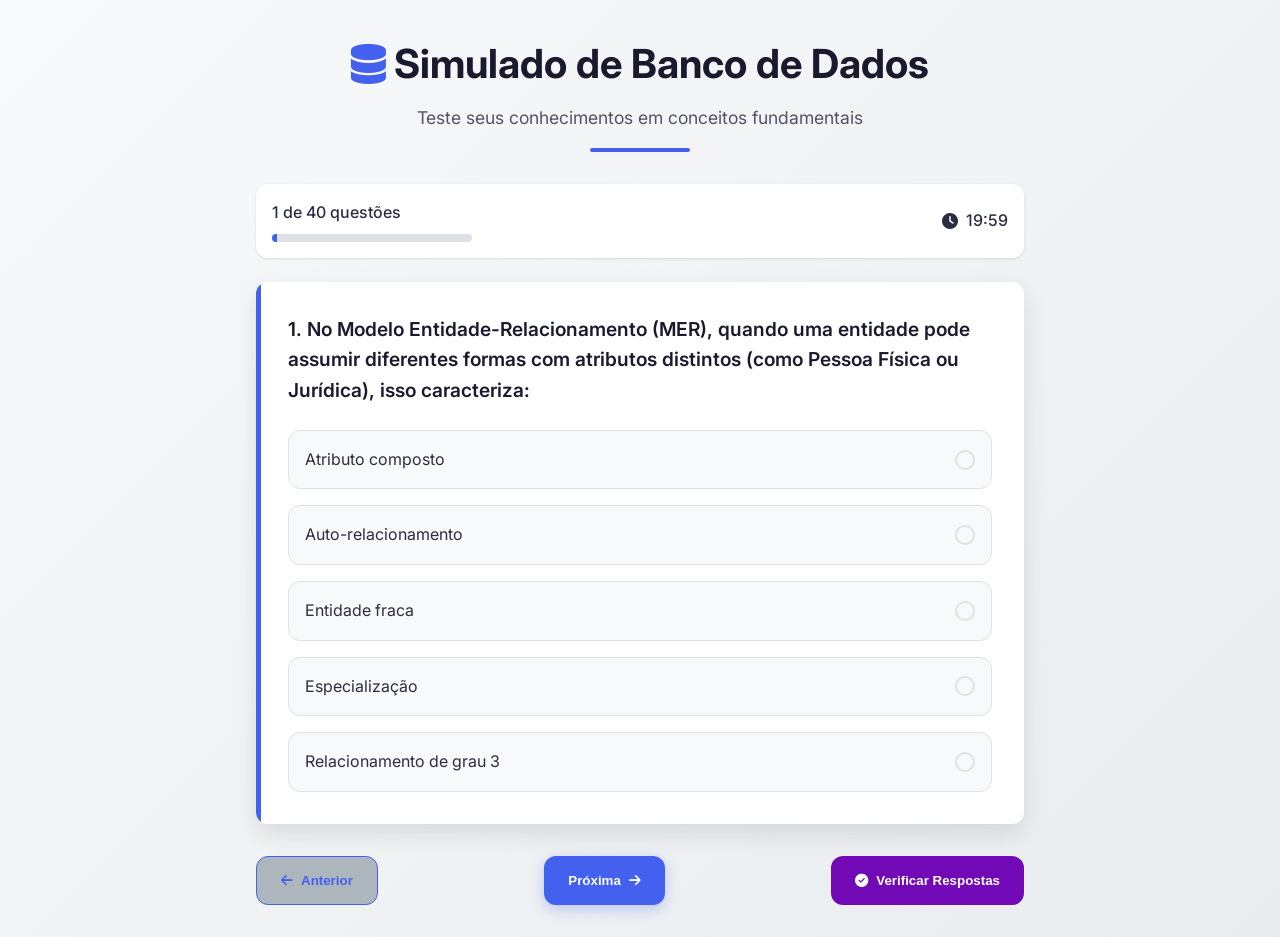
<file: Banco de Dados/index.html>
<!DOCTYPE html>
<html lang="pt-BR">
  <head>
    <meta charset="UTF-8" />
    <meta name="viewport" content="width=device-width, initial-scale=1.0" />
    <meta
      name="description"
      content="Simulado interativo de Banco de Dados para testar seus conhecimentos"
    />
    <!-- Meta Tags para Redes Sociais (Open Graph) -->
    <meta property="og:image" content="./image.png" />
    <meta property="og:image:width" content="1200" />
    <meta property="og:image:height" content="630" />
    <meta property="og:title" content="Simulado Interativo | Banco de Dados" />
    <meta
      property="og:description"
      content="Teste seus conhecimentos em Banco de Dados com este simulado interativo!"
    />

    <link rel="icon" href="https://img.icons8.com/3d-fluency/94/database.png" />
    <title>Simulado Interativo | Banco de Dados</title>

    <!-- Favicon -->
    <link rel="icon" href="assets/favicon.ico" type="image/x-icon" />

    <!-- Pré-conexão para melhor performance -->
    <link rel="preconnect" href="https://fonts.googleapis.com" />
    <link rel="preconnect" href="https://fonts.gstatic.com" crossorigin />

    <!-- Fontes do Google -->
    <link
      href="https://fonts.googleapis.com/css2?family=Inter:wght@400;500;600;700&display=swap"
      rel="stylesheet"
    />

    <!-- CSS -->
    <link rel="stylesheet" href="style.css" />

    <!-- Ícones -->
    <link
      rel="stylesheet"
      href="https://cdnjs.cloudflare.com/ajax/libs/font-awesome/6.4.0/css/all.min.css"
    />
  </head>
  <body>
    <header class="header">
      <div class="container">
        <h1 class="header__title">
          <i class="fas fa-database header__icon"></i>
          Simulado de Banco de Dados
        </h1>
        <p class="header__subtitle">
          Teste seus conhecimentos em conceitos fundamentais
        </p>
      </div>
    </header>

    <main class="main">
      <div class="container">
        <div class="quiz-info">
          <div class="quiz-progress">
            <span id="current-question">1</span> de
            <span id="total-questions">10</span> questões
            <div class="progress-bar">
              <div class="progress-fill" id="progress-fill"></div>
            </div>
          </div>
          <div class="quiz-timer">
            <i class="fas fa-clock"></i>
            <span id="timer">00:00</span>
          </div>
        </div>

        <div id="quiz-container" class="quiz-container"></div>

        <div class="quiz-actions">
          <button id="prev-btn" class="btn btn--secondary" disabled>
            <i class="fas fa-arrow-left"></i> Anterior
          </button>
          <button id="next-btn" class="btn btn--primary">
            Próxima <i class="fas fa-arrow-right"></i>
          </button>
          <button
            id="check-answers"
            class="btn btn--check"
            onclick="checkAnswers()"
          >
            <i class="fas fa-check-circle"></i> Verificar Respostas
          </button>
        </div>
      </div>
    </main>

    <!-- Modal de Resultados -->
    <div id="result-modal" class="modal">
      <div class="modal__content">
        <span class="modal__close">&times;</span>
        <h2 class="modal__title">Seu Resultado</h2>
        <div class="modal__body" id="result-content"></div>
        <button id="restart-quiz" class="btn btn--primary">
          Refazer Simulado
        </button>
      </div>
    </div>

    <!-- JavaScript -->
    <script src="script.js" defer></script>
  </body>
</html>
</file>
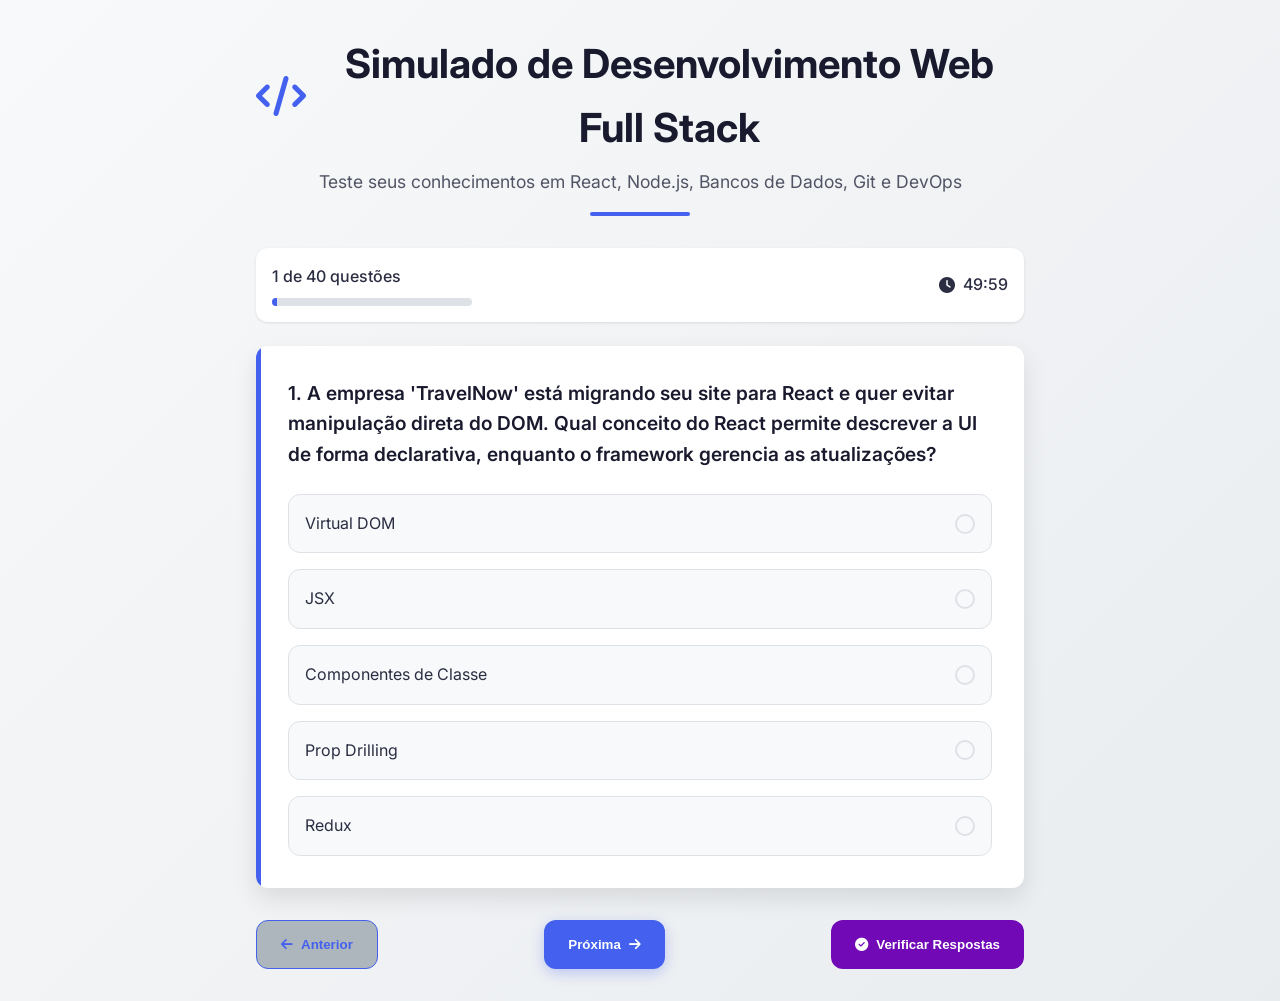
<file: Desenvolvimento Web Full Stack/index.html>
<!DOCTYPE html>
<html lang="pt-BR">
  <head>
    <meta charset="UTF-8" />
    <meta name="viewport" content="width=device-width, initial-scale=1.0" />
    <meta
      name="description"
      content="Simulado interativo de Desenvolvimento Web Full Stack para testar seus conhecimentos em Frontend, Backend, Bancos de Dados e DevOps"
    />
    <!-- Meta Tags para Redes Sociais (Open Graph) -->
    <meta property="og:image" content="./fullstack-image.png" />
    <meta property="og:image:width" content="1200" />
    <meta property="og:image:height" content="630" />
    <meta property="og:title" content="Simulado Interativo | Desenvolvimento Web Full Stack" />
    <meta
      property="og:description"
      content="Teste seus conhecimentos em React, Node.js, SQL, Git e outras tecnologias Full Stack com este simulado interativo!"
    />

    <link rel="icon" href="https://img.icons8.com/external-flaticons-flat-flat-icons/64/external-full-stack-computer-programming-flaticons-flat-flat-icons-2.png" />
    <title>Simulado Interativo | Desenvolvimento Web Full Stack</title>

    <!-- Favicon -->
    <link rel="icon" href="assets/favicon.ico" type="image/x-icon" />

    <!-- Pré-conexão para melhor performance -->
    <link rel="preconnect" href="https://fonts.googleapis.com" />
    <link rel="preconnect" href="https://fonts.gstatic.com" crossorigin />

    <!-- Fontes do Google -->
    <link
      href="https://fonts.googleapis.com/css2?family=Inter:wght@400;500;600;700&display=swap"
      rel="stylesheet"
    />

    <!-- CSS -->
    <link rel="stylesheet" href="style.css" />

    <!-- Ícones -->
    <link
      rel="stylesheet"
      href="https://cdnjs.cloudflare.com/ajax/libs/font-awesome/6.4.0/css/all.min.css"
    />
  </head>
  <body>
    <header class="header">
      <div class="container">
        <h1 class="header__title">
          <i class="fas fa-code header__icon"></i>
          Simulado de Desenvolvimento Web Full Stack
        </h1>
        <p class="header__subtitle">
          Teste seus conhecimentos em React, Node.js, Bancos de Dados, Git e DevOps
        </p>
      </div>
    </header>

    <main class="main">
      <div class="container">
        <div class="quiz-info">
          <div class="quiz-progress">
            <span id="current-question">1</span> de
            <span id="total-questions">20</span> questões
            <div class="progress-bar">
              <div class="progress-fill" id="progress-fill"></div>
            </div>
          </div>
          <div class="quiz-timer">
            <i class="fas fa-clock"></i>
            <span id="timer">00:00</span>
          </div>
        </div>

        <div id="quiz-container" class="quiz-container"></div>

        <div class="quiz-actions">
          <button id="prev-btn" class="btn btn--secondary" disabled>
            <i class="fas fa-arrow-left"></i> Anterior
          </button>
          <button id="next-btn" class="btn btn--primary">
            Próxima <i class="fas fa-arrow-right"></i>
          </button>
          <button
            id="check-answers"
            class="btn btn--check"
            onclick="checkAnswers()"
          >
            <i class="fas fa-check-circle"></i> Verificar Respostas
          </button>
        </div>
      </div>
    </main>

    <!-- Modal de Resultados -->
    <div id="result-modal" class="modal">
      <div class="modal__content">
        <span class="modal__close">&times;</span>
        <h2 class="modal__title">Seu Resultado</h2>
        <div class="modal__body" id="result-content"></div>
        <button id="restart-quiz" class="btn btn--primary">
          Refazer Simulado
        </button>
      </div>
    </div>

    <!-- JavaScript -->
    <script src="script.js" defer></script>
  </body>
</html>
</file>
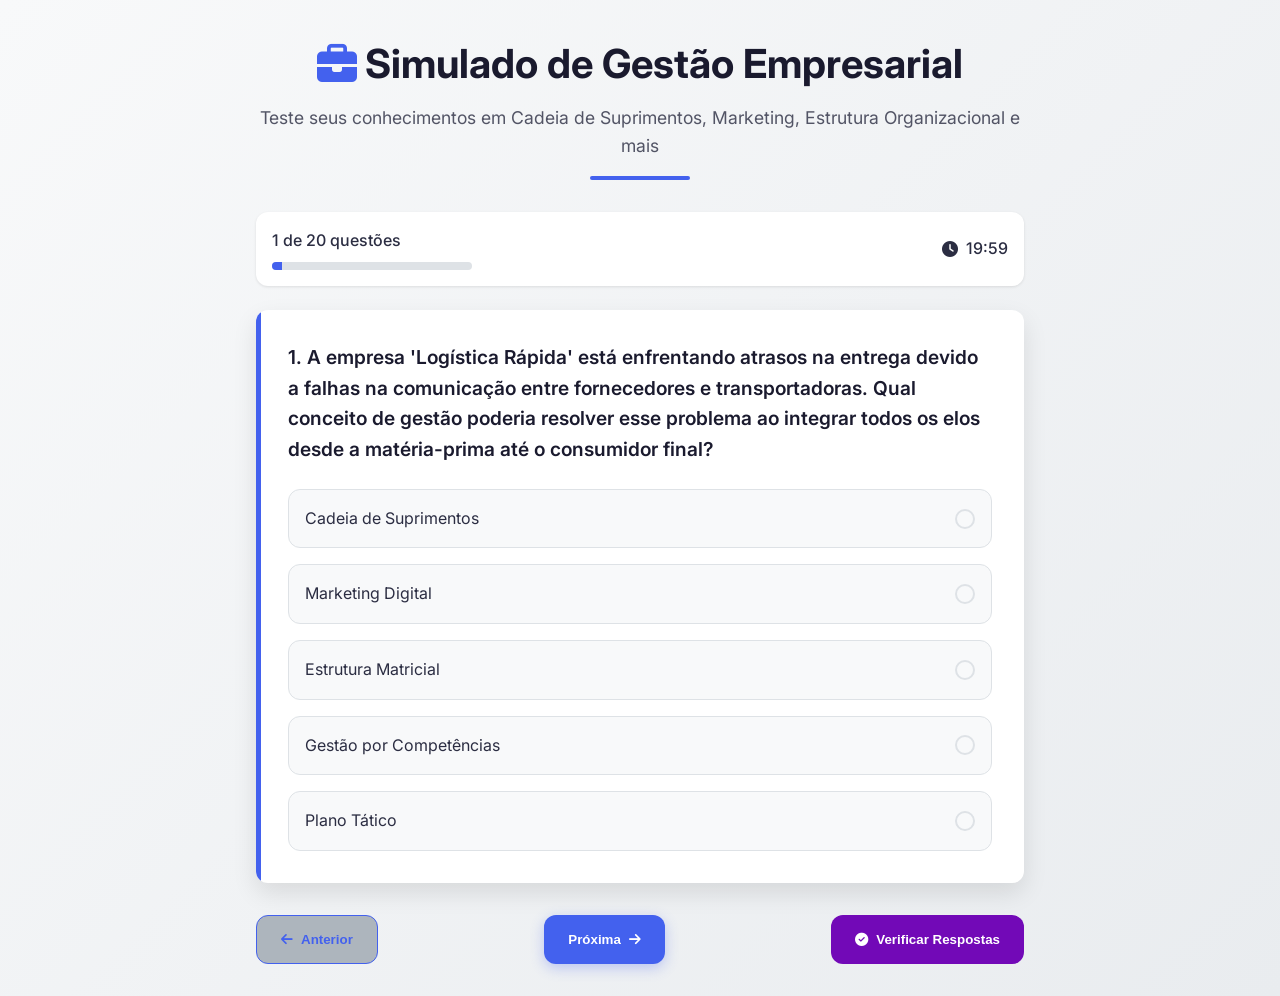
<file: Gestão Empresarial e Dinâmica das Organizações/index.html>
<!DOCTYPE html>
<html lang="pt-BR">
  <head>
    <meta charset="UTF-8" />
    <meta name="viewport" content="width=device-width, initial-scale=1.0" />
    <meta
      name="description"
      content="Simulado interativo de Gestão Empresarial para testar seus conhecimentos"
    />
    <!-- Meta Tags para Redes Sociais (Open Graph) -->
    <meta property="og:image" content="./image.png" />
    <meta property="og:image:width" content="1200" />
    <meta property="og:image:height" content="630" />
    <meta property="og:title" content="Simulado Interativo | Gestão Empresarial" />
    <meta
      property="og:description"
      content="Teste seus conhecimentos em Gestão Empresarial e Dinâmica das Organizações com este simulado interativo!"
    />

    <link rel="icon" href="https://img.icons8.com/3d-fluency/94/business.png" />
    <title>Simulado Interativo | Gestão Empresarial</title>

    <!-- Favicon -->
    <link rel="icon" href="assets/favicon.ico" type="image/x-icon" />

    <!-- Pré-conexão para melhor performance -->
    <link rel="preconnect" href="https://fonts.googleapis.com" />
    <link rel="preconnect" href="https://fonts.gstatic.com" crossorigin />

    <!-- Fontes do Google -->
    <link
      href="https://fonts.googleapis.com/css2?family=Inter:wght@400;500;600;700&display=swap"
      rel="stylesheet"
    />

    <!-- CSS -->
    <link rel="stylesheet" href="style.css" />

    <!-- Ícones -->
    <link
      rel="stylesheet"
      href="https://cdnjs.cloudflare.com/ajax/libs/font-awesome/6.4.0/css/all.min.css"
    />
  </head>
  <body>
    <header class="header">
      <div class="container">
        <h1 class="header__title">
          <i class="fas fa-briefcase header__icon"></i>
          Simulado de Gestão Empresarial
        </h1>
        <p class="header__subtitle">
          Teste seus conhecimentos em Cadeia de Suprimentos, Marketing, Estrutura Organizacional e mais
        </p>
      </div>
    </header>

    <main class="main">
      <div class="container">
        <div class="quiz-info">
          <div class="quiz-progress">
            <span id="current-question">1</span> de
            <span id="total-questions">10</span> questões
            <div class="progress-bar">
              <div class="progress-fill" id="progress-fill"></div>
            </div>
          </div>
          <div class="quiz-timer">
            <i class="fas fa-clock"></i>
            <span id="timer">00:00</span>
          </div>
        </div>

        <div id="quiz-container" class="quiz-container"></div>

        <div class="quiz-actions">
          <button id="prev-btn" class="btn btn--secondary" disabled>
            <i class="fas fa-arrow-left"></i> Anterior
          </button>
          <button id="next-btn" class="btn btn--primary">
            Próxima <i class="fas fa-arrow-right"></i>
          </button>
          <button
            id="check-answers"
            class="btn btn--check"
            onclick="checkAnswers()"
          >
            <i class="fas fa-check-circle"></i> Verificar Respostas
          </button>
        </div>
      </div>
    </main>

    <!-- Modal de Resultados -->
    <div id="result-modal" class="modal">
      <div class="modal__content">
        <span class="modal__close">&times;</span>
        <h2 class="modal__title">Seu Resultado</h2>
        <div class="modal__body" id="result-content"></div>
        <button id="restart-quiz" class="btn btn--primary">
          Refazer Simulado
        </button>
      </div>
    </div>

    <!-- JavaScript -->
    <script src="script.js" defer></script>
  </body>
</html>
</file>
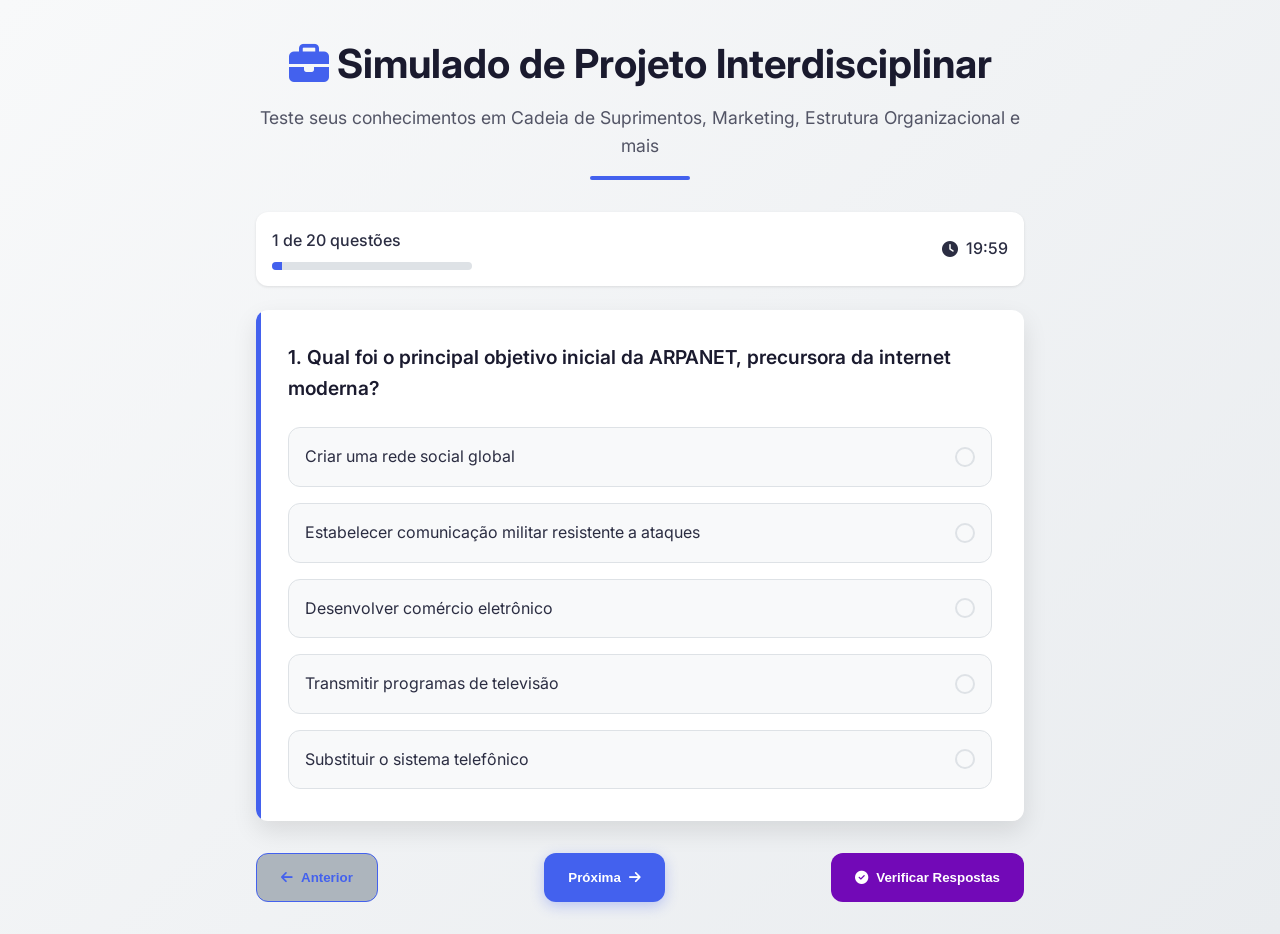
<file: Projeto Interdisciplinar/index.html>
<!DOCTYPE html>
<html lang="pt-BR">
  <head>
    <meta charset="UTF-8" />
    <meta name="viewport" content="width=device-width, initial-scale=1.0" />
    <meta
      name="description"
      content="Simulado interativo de Projeto Interdisciplinar para testar seus conhecimentos"
    />
    <!-- Meta Tags para Redes Sociais (Open Graph) -->
    <meta property="og:image" content="./image.png" />
    <meta property="og:image:width" content="1200" />
    <meta property="og:image:height" content="630" />
    <meta property="og:title" content="Simulado Interativo | Projeto Interdisciplinar" />
    <meta
      property="og:description"
      content="Teste seus conhecimentos em Projeto Interdisciplinar e Dinâmica das Organizações com este simulado interativo!"
    />

    <link rel="icon" href="https://img.icons8.com/3d-fluency/94/business.png" />
    <title>Simulado Interativo | Projeto Interdisciplinar</title>

    <!-- Favicon -->
    <link rel="icon" href="assets/favicon.ico" type="image/x-icon" />

    <!-- Pré-conexão para melhor performance -->
    <link rel="preconnect" href="https://fonts.googleapis.com" />
    <link rel="preconnect" href="https://fonts.gstatic.com" crossorigin />

    <!-- Fontes do Google -->
    <link
      href="https://fonts.googleapis.com/css2?family=Inter:wght@400;500;600;700&display=swap"
      rel="stylesheet"
    />

    <!-- CSS -->
    <link rel="stylesheet" href="style.css" />

    <!-- Ícones -->
    <link
      rel="stylesheet"
      href="https://cdnjs.cloudflare.com/ajax/libs/font-awesome/6.4.0/css/all.min.css"
    />
  </head>
  <body>
    <header class="header">
      <div class="container">
        <h1 class="header__title">
          <i class="fas fa-briefcase header__icon"></i>
          Simulado de Projeto Interdisciplinar
        </h1>
        <p class="header__subtitle">
          Teste seus conhecimentos em Cadeia de Suprimentos, Marketing, Estrutura Organizacional e mais
        </p>
      </div>
    </header>

    <main class="main">
      <div class="container">
        <div class="quiz-info">
          <div class="quiz-progress">
            <span id="current-question">1</span> de
            <span id="total-questions">10</span> questões
            <div class="progress-bar">
              <div class="progress-fill" id="progress-fill"></div>
            </div>
          </div>
          <div class="quiz-timer">
            <i class="fas fa-clock"></i>
            <span id="timer">00:00</span>
          </div>
        </div>

        <div id="quiz-container" class="quiz-container"></div>

        <div class="quiz-actions">
          <button id="prev-btn" class="btn btn--secondary" disabled>
            <i class="fas fa-arrow-left"></i> Anterior
          </button>
          <button id="next-btn" class="btn btn--primary">
            Próxima <i class="fas fa-arrow-right"></i>
          </button>
          <button
            id="check-answers"
            class="btn btn--check"
            onclick="checkAnswers()"
          >
            <i class="fas fa-check-circle"></i> Verificar Respostas
          </button>
        </div>
      </div>
    </main>

    <!-- Modal de Resultados -->
    <div id="result-modal" class="modal">
      <div class="modal__content">
        <span class="modal__close">&times;</span>
        <h2 class="modal__title">Seu Resultado</h2>
        <div class="modal__body" id="result-content"></div>
        <button id="restart-quiz" class="btn btn--primary">
          Refazer Simulado
        </button>
      </div>
    </div>

    <!-- JavaScript -->
    <script src="script.js" defer></script>
  </body>
</html>
</file>
<file: Banco de Dados/style.css>
:root {
  /* Cores base */
  --primary-color: #4361ee;
  --primary-hover: #3a56d4;
  --secondary-color: #7209b7;
  --text-color: #2b2d42;
  --heading-color: #1a1a2e;
  --light-text: #f8f9fa;
  
  /* Cores de fundo */
  --bg-gradient-start: #f8f9fa;
  --bg-gradient-end: #e9ecef;
  --card-bg: #ffffff;
  --option-bg: #f8f9fa;
  --option-hover: #e9ecef;
  
  /* Cores de estado */
  --correct-color: #4cc9f0;
  --incorrect-color: #f72585;
  --warning-color: #f8961e;
  --disabled-color: #adb5bd;
  
  /* Bordas e sombras */
  --border-color: #dee2e6;
  --border-radius: 12px;
  --shadow-sm: 0 1px 3px rgba(0, 0, 0, 0.1);
  --shadow-md: 0 4px 6px rgba(0, 0, 0, 0.1);
  --shadow-lg: 0 10px 25px rgba(0, 0, 0, 0.1);
  
  /* Transições */
  --transition-base: all 0.3s cubic-bezier(0.4, 0, 0.2, 1);
  --transition-transform: transform 0.2s ease;
  
  /* Espaçamentos */
  --space-sm: 0.5rem;
  --space-md: 1rem;
  --space-lg: 1.5rem;
  --space-xl: 2rem;
}

/* Reset e estilos base */
* {
  box-sizing: border-box;
  margin: 0;
  padding: 0;
}

body {
  font-family: 'Inter', -apple-system, BlinkMacSystemFont, 'Segoe UI', Roboto, 
               Oxygen, Ubuntu, Cantarell, sans-serif;
  background: linear-gradient(135deg, var(--bg-gradient-start), var(--bg-gradient-end));
  color: var(--text-color);
  line-height: 1.6;
  min-height: 100vh;
  padding: var(--space-xl);
}

/* Container principal */
.container {
  max-width: 800px;
  margin: 0 auto;
  padding: 0 var(--space-md);
}

/* Cabeçalho */
.header {
  text-align: center;
  margin-bottom: var(--space-xl);
  position: relative;
}

.header__title {
  font-size: 2.5rem;
  color: var(--heading-color);
  font-weight: 700;
  margin-bottom: var(--space-sm);
  display: flex;
  align-items: center;
  justify-content: center;
  gap: var(--space-sm);
}

.header__icon {
  color: var(--primary-color);
}

.header__subtitle {
  font-size: 1.1rem;
  color: var(--text-color);
  opacity: 0.8;
}

.header::after {
  content: '';
  display: block;
  width: 100px;
  height: 4px;
  background: var(--primary-color);
  margin: var(--space-md) auto 0;
  border-radius: 2px;
}

/* Informações do quiz */
.quiz-info {
  display: flex;
  justify-content: space-between;
  align-items: center;
  margin-bottom: var(--space-lg);
  background: var(--card-bg);
  padding: var(--space-md);
  border-radius: var(--border-radius);
  box-shadow: var(--shadow-sm);
}

.quiz-progress {
  font-weight: 500;
}

.progress-bar {
  width: 200px;
  height: 8px;
  background: var(--border-color);
  border-radius: 4px;
  margin-top: var(--space-sm);
  overflow: hidden;
}

.progress-fill {
  height: 100%;
  background: var(--primary-color);
  width: 0%;
  transition: width 0.3s ease;
}

.quiz-timer {
  display: flex;
  align-items: center;
  gap: var(--space-sm);
  font-weight: 500;
}

.quiz-timer.warning {
  color: var(--warning-color);
}

/* Card de questão */
.question {
  background: var(--card-bg);
  padding: var(--space-xl);
  margin-bottom: var(--space-lg);
  border-radius: var(--border-radius);
  box-shadow: var(--shadow-lg);
  transition: var(--transition-base);
  position: relative;
  overflow: hidden;
}

.question::before {
  content: '';
  position: absolute;
  top: 0;
  left: 0;
  width: 5px;
  height: 100%;
  background: var(--primary-color);
  transition: var(--transition-base);
}

.question:hover::before {
  width: 8px;
}

.question p {
  font-size: 1.2rem;
  font-weight: 600;
  margin-bottom: var(--space-lg);
  color: var(--heading-color);
}

/* Opções de resposta */
.options {
  display: flex;
  flex-direction: column;
  gap: var(--space-md);
}

.option {
  display: flex;
  align-items: center;
  background-color: var(--option-bg);
  border: 1px solid var(--border-color);
  border-radius: var(--border-radius);
  padding: var(--space-md);
  cursor: pointer;
  transition: var(--transition-base);
  position: relative;
}

.option:hover {
  background-color: var(--option-hover);
  transform: translateX(5px);
}

.option.selected {
  border-color: var(--primary-color);
  background-color: rgba(67, 97, 238, 0.05);
}

.option.correct-answer {
  border-color: var(--correct-color);
  background-color: rgba(76, 201, 240, 0.05);
}

.option-text {
  flex: 1;
}

.checkmark {
  display: inline-block;
  width: 20px;
  height: 20px;
  border: 2px solid var(--border-color);
  border-radius: 50%;
  margin-left: var(--space-md);
  position: relative;
}

.option.selected .checkmark {
  border-color: var(--primary-color);
  background-color: var(--primary-color);
}

.option.selected .checkmark::after {
  content: '';
  position: absolute;
  top: 50%;
  left: 50%;
  transform: translate(-50%, -50%);
  width: 10px;
  height: 10px;
  background: white;
  border-radius: 50%;
}

.option input[type="radio"] {
  position: absolute;
  opacity: 0;
  cursor: pointer;
}

/* Feedback e explicações */
.feedback {
  margin-top: var(--space-lg);
  font-weight: 600;
  padding: var(--space-md);
  border-radius: var(--border-radius);
  animation: fadeIn 0.4s ease-out;
}

.feedback.correct {
  background-color: rgba(76, 201, 240, 0.1);
  color: var(--correct-color);
}

.feedback.incorrect {
  background-color: rgba(247, 37, 133, 0.1);
  color: var(--incorrect-color);
}

.explanation {
  margin-top: var(--space-md);
  padding: var(--space-md);
  background-color: rgba(248, 249, 250, 0.8);
  border-left: 3px solid var(--primary-color);
  border-radius: 0 var(--border-radius) var(--border-radius) 0;
  font-size: 0.95rem;
  line-height: 1.5;
}

/* Botões */
.btn {
  display: inline-flex;
  align-items: center;
  justify-content: center;
  gap: var(--space-sm);
  padding: var(--space-md) var(--space-lg);
  border: none;
  border-radius: var(--border-radius);
  font-weight: 600;
  cursor: pointer;
  transition: var(--transition-base);
  text-align: center;
}

.btn--primary {
  background-color: var(--primary-color);
  color: white;
  box-shadow: 0 4px 14px rgba(67, 97, 238, 0.3);
}

.btn--primary:hover {
  background-color: var(--primary-hover);
  transform: translateY(-3px);
  box-shadow: 0 7px 20px rgba(67, 97, 238, 0.4);
}

.btn--secondary {
  background-color: white;
  color: var(--primary-color);
  border: 1px solid var(--primary-color);
}

.btn--secondary:hover {
  background-color: var(--option-hover);
}

.btn--check {
  background-color: var(--secondary-color);
  color: white;
}

.btn--check:hover {
  background-color: #5e08a0;
  transform: translateY(-3px);
}

.btn:disabled {
  background-color: var(--disabled-color);
  cursor: not-allowed;
  transform: none !important;
}

.quiz-actions {
  display: flex;
  justify-content: space-between;
  gap: var(--space-md);
  margin-top: var(--space-xl);
}

/* Modal de resultados */
.modal {
  display: none;
  position: fixed;
  top: 0;
  left: 0;
  width: 100%;
  height: 100%;
  background-color: rgba(0, 0, 0, 0.5);
  z-index: 100;
  overflow-y: auto;
}

.modal__content {
  background-color: var(--card-bg);
  margin: 5% auto;
  padding: var(--space-xl);
  border-radius: var(--border-radius);
  max-width: 700px;
  width: 90%;
  box-shadow: var(--shadow-lg);
  position: relative;
}

.modal__close {
  position: absolute;
  top: var(--space-md);
  right: var(--space-md);
  font-size: 1.5rem;
  cursor: pointer;
  color: var(--text-color);
  transition: var(--transition-base);
}

.modal__close:hover {
  color: var(--incorrect-color);
}

.modal__title {
  margin-bottom: var(--space-lg);
  color: var(--heading-color);
}

/* Resultados */
.result-summary {
  text-align: center;
  margin-bottom: var(--space-xl);
}

.score-circle {
  width: 150px;
  height: 150px;
  border-radius: 50%;
  background: conic-gradient(var(--primary-color) calc(var(--percentage) * 1%), #e9ecef 0);
  display: flex;
  align-items: center;
  justify-content: center;
  margin: var(--space-lg) auto;
  position: relative;
}

.score-circle::before {
  content: '';
  position: absolute;
  width: 120px;
  height: 120px;
  background: var(--card-bg);
  border-radius: 50%;
}

.score-circle span {
  font-size: 2rem;
  font-weight: 700;
  color: var(--heading-color);
  z-index: 1;
}

.result-details {
  margin-top: var(--space-xl);
}

.result-details ul {
  list-style: none;
}

.result-details li {
  padding: var(--space-md);
  margin-bottom: var(--space-md);
  border-radius: var(--border-radius);
  background: var(--option-bg);
}

.result-details li.correct {
  border-left: 4px solid var(--correct-color);
}

.result-details li.incorrect {
  border-left: 4px solid var(--incorrect-color);
}

.user-answer, .correct-answer {
  margin-top: var(--space-sm);
  font-size: 0.95rem;
}

.user-answer {
  color: var(--text-color);
}

.correct-answer {
  color: var(--correct-color);
  font-weight: 500;
}

/* Animações */
@keyframes fadeIn {
  from {
    opacity: 0;
    transform: translateY(10px);
  }
  to {
    opacity: 1;
    transform: translateY(0);
  }
}

@keyframes pulse {
  0% { transform: scale(1); }
  50% { transform: scale(1.05); }
  100% { transform: scale(1); }
}

/* Responsividade */
@media (max-width: 768px) {
  body {
    padding: var(--space-md);
  }
  
  .header__title {
    font-size: 2rem;
  }
  
  .question {
    padding: var(--space-lg);
  }
  
  .quiz-info {
    flex-direction: column;
    gap: var(--space-md);
    text-align: center;
  }
  
  .progress-bar {
    width: 100%;
  }
  
  .quiz-actions {
    flex-direction: column;
  }
  
  .btn {
    width: 100%;
  }
  
  .modal__content {
    padding: var(--space-lg);
  }
}
</file>
<file: Desenvolvimento Web Full Stack/style.css>
:root {
  /* Cores base */
  --primary-color: #4361ee;
  --primary-hover: #3a56d4;
  --secondary-color: #7209b7;
  --text-color: #2b2d42;
  --heading-color: #1a1a2e;
  --light-text: #f8f9fa;
  
  /* Cores de fundo */
  --bg-gradient-start: #f8f9fa;
  --bg-gradient-end: #e9ecef;
  --card-bg: #ffffff;
  --option-bg: #f8f9fa;
  --option-hover: #e9ecef;
  
  /* Cores de estado */
  --correct-color: #4cc9f0;
  --incorrect-color: #f72585;
  --warning-color: #f8961e;
  --disabled-color: #adb5bd;
  
  /* Bordas e sombras */
  --border-color: #dee2e6;
  --border-radius: 12px;
  --shadow-sm: 0 1px 3px rgba(0, 0, 0, 0.1);
  --shadow-md: 0 4px 6px rgba(0, 0, 0, 0.1);
  --shadow-lg: 0 10px 25px rgba(0, 0, 0, 0.1);
  
  /* Transições */
  --transition-base: all 0.3s cubic-bezier(0.4, 0, 0.2, 1);
  --transition-transform: transform 0.2s ease;
  
  /* Espaçamentos */
  --space-sm: 0.5rem;
  --space-md: 1rem;
  --space-lg: 1.5rem;
  --space-xl: 2rem;
}

/* Reset e estilos base */
* {
  box-sizing: border-box;
  margin: 0;
  padding: 0;
}

body {
  font-family: 'Inter', -apple-system, BlinkMacSystemFont, 'Segoe UI', Roboto, 
               Oxygen, Ubuntu, Cantarell, sans-serif;
  background: linear-gradient(135deg, var(--bg-gradient-start), var(--bg-gradient-end));
  color: var(--text-color);
  line-height: 1.6;
  min-height: 100vh;
  padding: var(--space-xl);
}

/* Container principal */
.container {
  max-width: 800px;
  margin: 0 auto;
  padding: 0 var(--space-md);
}

/* Cabeçalho */
.header {
  text-align: center;
  margin-bottom: var(--space-xl);
  position: relative;
}

.header__title {
  font-size: 2.5rem;
  color: var(--heading-color);
  font-weight: 700;
  margin-bottom: var(--space-sm);
  display: flex;
  align-items: center;
  justify-content: center;
  gap: var(--space-sm);
}

.header__icon {
  color: var(--primary-color);
}

.header__subtitle {
  font-size: 1.1rem;
  color: var(--text-color);
  opacity: 0.8;
}

.header::after {
  content: '';
  display: block;
  width: 100px;
  height: 4px;
  background: var(--primary-color);
  margin: var(--space-md) auto 0;
  border-radius: 2px;
}

/* Informações do quiz */
.quiz-info {
  display: flex;
  justify-content: space-between;
  align-items: center;
  margin-bottom: var(--space-lg);
  background: var(--card-bg);
  padding: var(--space-md);
  border-radius: var(--border-radius);
  box-shadow: var(--shadow-sm);
}

.quiz-progress {
  font-weight: 500;
}

.progress-bar {
  width: 200px;
  height: 8px;
  background: var(--border-color);
  border-radius: 4px;
  margin-top: var(--space-sm);
  overflow: hidden;
}

.progress-fill {
  height: 100%;
  background: var(--primary-color);
  width: 0%;
  transition: width 0.3s ease;
}

.quiz-timer {
  display: flex;
  align-items: center;
  gap: var(--space-sm);
  font-weight: 500;
}

.quiz-timer.warning {
  color: var(--warning-color);
}

/* Card de questão */
.question {
  background: var(--card-bg);
  padding: var(--space-xl);
  margin-bottom: var(--space-lg);
  border-radius: var(--border-radius);
  box-shadow: var(--shadow-lg);
  transition: var(--transition-base);
  position: relative;
  overflow: hidden;
}

.question::before {
  content: '';
  position: absolute;
  top: 0;
  left: 0;
  width: 5px;
  height: 100%;
  background: var(--primary-color);
  transition: var(--transition-base);
}

.question:hover::before {
  width: 8px;
}

.question p {
  font-size: 1.2rem;
  font-weight: 600;
  margin-bottom: var(--space-lg);
  color: var(--heading-color);
}

/* Opções de resposta */
.options {
  display: flex;
  flex-direction: column;
  gap: var(--space-md);
}

.option {
  display: flex;
  align-items: center;
  background-color: var(--option-bg);
  border: 1px solid var(--border-color);
  border-radius: var(--border-radius);
  padding: var(--space-md);
  cursor: pointer;
  transition: var(--transition-base);
  position: relative;
}

.option:hover {
  background-color: var(--option-hover);
  transform: translateX(5px);
}

.option.selected {
  border-color: var(--primary-color);
  background-color: rgba(67, 97, 238, 0.05);
}

.option.correct-answer {
  border-color: var(--correct-color);
  background-color: rgba(76, 201, 240, 0.05);
}

.option-text {
  flex: 1;
}

.checkmark {
  display: inline-block;
  width: 20px;
  height: 20px;
  border: 2px solid var(--border-color);
  border-radius: 50%;
  margin-left: var(--space-md);
  position: relative;
}

.option.selected .checkmark {
  border-color: var(--primary-color);
  background-color: var(--primary-color);
}

.option.selected .checkmark::after {
  content: '';
  position: absolute;
  top: 50%;
  left: 50%;
  transform: translate(-50%, -50%);
  width: 10px;
  height: 10px;
  background: white;
  border-radius: 50%;
}

.option input[type="radio"] {
  position: absolute;
  opacity: 0;
  cursor: pointer;
}

/* Feedback e explicações */
.feedback {
  margin-top: var(--space-lg);
  font-weight: 600;
  padding: var(--space-md);
  border-radius: var(--border-radius);
  animation: fadeIn 0.4s ease-out;
}

.feedback.correct {
  background-color: rgba(76, 201, 240, 0.1);
  color: var(--correct-color);
}

.feedback.incorrect {
  background-color: rgba(247, 37, 133, 0.1);
  color: var(--incorrect-color);
}

.explanation {
  margin-top: var(--space-md);
  padding: var(--space-md);
  background-color: rgba(248, 249, 250, 0.8);
  border-left: 3px solid var(--primary-color);
  border-radius: 0 var(--border-radius) var(--border-radius) 0;
  font-size: 0.95rem;
  line-height: 1.5;
}

/* Botões */
.btn {
  display: inline-flex;
  align-items: center;
  justify-content: center;
  gap: var(--space-sm);
  padding: var(--space-md) var(--space-lg);
  border: none;
  border-radius: var(--border-radius);
  font-weight: 600;
  cursor: pointer;
  transition: var(--transition-base);
  text-align: center;
}

.btn--primary {
  background-color: var(--primary-color);
  color: white;
  box-shadow: 0 4px 14px rgba(67, 97, 238, 0.3);
}

.btn--primary:hover {
  background-color: var(--primary-hover);
  transform: translateY(-3px);
  box-shadow: 0 7px 20px rgba(67, 97, 238, 0.4);
}

.btn--secondary {
  background-color: white;
  color: var(--primary-color);
  border: 1px solid var(--primary-color);
}

.btn--secondary:hover {
  background-color: var(--option-hover);
}

.btn--check {
  background-color: var(--secondary-color);
  color: white;
}

.btn--check:hover {
  background-color: #5e08a0;
  transform: translateY(-3px);
}

.btn:disabled {
  background-color: var(--disabled-color);
  cursor: not-allowed;
  transform: none !important;
}

.quiz-actions {
  display: flex;
  justify-content: space-between;
  gap: var(--space-md);
  margin-top: var(--space-xl);
}

/* Modal de resultados */
.modal {
  display: none;
  position: fixed;
  top: 0;
  left: 0;
  width: 100%;
  height: 100%;
  background-color: rgba(0, 0, 0, 0.5);
  z-index: 100;
  overflow-y: auto;
}

.modal__content {
  background-color: var(--card-bg);
  margin: 5% auto;
  padding: var(--space-xl);
  border-radius: var(--border-radius);
  max-width: 700px;
  width: 90%;
  box-shadow: var(--shadow-lg);
  position: relative;
}

.modal__close {
  position: absolute;
  top: var(--space-md);
  right: var(--space-md);
  font-size: 1.5rem;
  cursor: pointer;
  color: var(--text-color);
  transition: var(--transition-base);
}

.modal__close:hover {
  color: var(--incorrect-color);
}

.modal__title {
  margin-bottom: var(--space-lg);
  color: var(--heading-color);
}

/* Resultados */
.result-summary {
  text-align: center;
  margin-bottom: var(--space-xl);
}

.score-circle {
  width: 150px;
  height: 150px;
  border-radius: 50%;
  background: conic-gradient(var(--primary-color) calc(var(--percentage) * 1%), #e9ecef 0);
  display: flex;
  align-items: center;
  justify-content: center;
  margin: var(--space-lg) auto;
  position: relative;
}

.score-circle::before {
  content: '';
  position: absolute;
  width: 120px;
  height: 120px;
  background: var(--card-bg);
  border-radius: 50%;
}

.score-circle span {
  font-size: 2rem;
  font-weight: 700;
  color: var(--heading-color);
  z-index: 1;
}

.result-details {
  margin-top: var(--space-xl);
}

.result-details ul {
  list-style: none;
}

.result-details li {
  padding: var(--space-md);
  margin-bottom: var(--space-md);
  border-radius: var(--border-radius);
  background: var(--option-bg);
}

.result-details li.correct {
  border-left: 4px solid var(--correct-color);
}

.result-details li.incorrect {
  border-left: 4px solid var(--incorrect-color);
}

.user-answer, .correct-answer {
  margin-top: var(--space-sm);
  font-size: 0.95rem;
}

.user-answer {
  color: var(--text-color);
}

.correct-answer {
  color: var(--correct-color);
  font-weight: 500;
}

/* Animações */
@keyframes fadeIn {
  from {
    opacity: 0;
    transform: translateY(10px);
  }
  to {
    opacity: 1;
    transform: translateY(0);
  }
}

@keyframes pulse {
  0% { transform: scale(1); }
  50% { transform: scale(1.05); }
  100% { transform: scale(1); }
}

/* Responsividade */
@media (max-width: 768px) {
  body {
    padding: var(--space-md);
  }
  
  .header__title {
    font-size: 2rem;
  }
  
  .question {
    padding: var(--space-lg);
  }
  
  .quiz-info {
    flex-direction: column;
    gap: var(--space-md);
    text-align: center;
  }
  
  .progress-bar {
    width: 100%;
  }
  
  .quiz-actions {
    flex-direction: column;
  }
  
  .btn {
    width: 100%;
  }
  
  .modal__content {
    padding: var(--space-lg);
  }
}
</file>
<file: Gestão Empresarial e Dinâmica das Organizações/style.css>
:root {
  /* Cores base */
  --primary-color: #4361ee;
  --primary-hover: #3a56d4;
  --secondary-color: #7209b7;
  --text-color: #2b2d42;
  --heading-color: #1a1a2e;
  --light-text: #f8f9fa;
  
  /* Cores de fundo */
  --bg-gradient-start: #f8f9fa;
  --bg-gradient-end: #e9ecef;
  --card-bg: #ffffff;
  --option-bg: #f8f9fa;
  --option-hover: #e9ecef;
  
  /* Cores de estado */
  --correct-color: #4cc9f0;
  --incorrect-color: #f72585;
  --warning-color: #f8961e;
  --disabled-color: #adb5bd;
  
  /* Bordas e sombras */
  --border-color: #dee2e6;
  --border-radius: 12px;
  --shadow-sm: 0 1px 3px rgba(0, 0, 0, 0.1);
  --shadow-md: 0 4px 6px rgba(0, 0, 0, 0.1);
  --shadow-lg: 0 10px 25px rgba(0, 0, 0, 0.1);
  
  /* Transições */
  --transition-base: all 0.3s cubic-bezier(0.4, 0, 0.2, 1);
  --transition-transform: transform 0.2s ease;
  
  /* Espaçamentos */
  --space-sm: 0.5rem;
  --space-md: 1rem;
  --space-lg: 1.5rem;
  --space-xl: 2rem;
}

/* Reset e estilos base */
* {
  box-sizing: border-box;
  margin: 0;
  padding: 0;
}

body {
  font-family: 'Inter', -apple-system, BlinkMacSystemFont, 'Segoe UI', Roboto, 
               Oxygen, Ubuntu, Cantarell, sans-serif;
  background: linear-gradient(135deg, var(--bg-gradient-start), var(--bg-gradient-end));
  color: var(--text-color);
  line-height: 1.6;
  min-height: 100vh;
  padding: var(--space-xl);
}

/* Container principal */
.container {
  max-width: 800px;
  margin: 0 auto;
  padding: 0 var(--space-md);
}

/* Cabeçalho */
.header {
  text-align: center;
  margin-bottom: var(--space-xl);
  position: relative;
}

.header__title {
  font-size: 2.5rem;
  color: var(--heading-color);
  font-weight: 700;
  margin-bottom: var(--space-sm);
  display: flex;
  align-items: center;
  justify-content: center;
  gap: var(--space-sm);
}

.header__icon {
  color: var(--primary-color);
}

.header__subtitle {
  font-size: 1.1rem;
  color: var(--text-color);
  opacity: 0.8;
}

.header::after {
  content: '';
  display: block;
  width: 100px;
  height: 4px;
  background: var(--primary-color);
  margin: var(--space-md) auto 0;
  border-radius: 2px;
}

/* Informações do quiz */
.quiz-info {
  display: flex;
  justify-content: space-between;
  align-items: center;
  margin-bottom: var(--space-lg);
  background: var(--card-bg);
  padding: var(--space-md);
  border-radius: var(--border-radius);
  box-shadow: var(--shadow-sm);
}

.quiz-progress {
  font-weight: 500;
}

.progress-bar {
  width: 200px;
  height: 8px;
  background: var(--border-color);
  border-radius: 4px;
  margin-top: var(--space-sm);
  overflow: hidden;
}

.progress-fill {
  height: 100%;
  background: var(--primary-color);
  width: 0%;
  transition: width 0.3s ease;
}

.quiz-timer {
  display: flex;
  align-items: center;
  gap: var(--space-sm);
  font-weight: 500;
}

.quiz-timer.warning {
  color: var(--warning-color);
}

/* Card de questão */
.question {
  background: var(--card-bg);
  padding: var(--space-xl);
  margin-bottom: var(--space-lg);
  border-radius: var(--border-radius);
  box-shadow: var(--shadow-lg);
  transition: var(--transition-base);
  position: relative;
  overflow: hidden;
}

.question::before {
  content: '';
  position: absolute;
  top: 0;
  left: 0;
  width: 5px;
  height: 100%;
  background: var(--primary-color);
  transition: var(--transition-base);
}

.question:hover::before {
  width: 8px;
}

.question p {
  font-size: 1.2rem;
  font-weight: 600;
  margin-bottom: var(--space-lg);
  color: var(--heading-color);
}

/* Opções de resposta */
.options {
  display: flex;
  flex-direction: column;
  gap: var(--space-md);
}

.option {
  display: flex;
  align-items: center;
  background-color: var(--option-bg);
  border: 1px solid var(--border-color);
  border-radius: var(--border-radius);
  padding: var(--space-md);
  cursor: pointer;
  transition: var(--transition-base);
  position: relative;
}

.option:hover {
  background-color: var(--option-hover);
  transform: translateX(5px);
}

.option.selected {
  border-color: var(--primary-color);
  background-color: rgba(67, 97, 238, 0.05);
}

.option.correct-answer {
  border-color: var(--correct-color);
  background-color: rgba(76, 201, 240, 0.05);
}

.option-text {
  flex: 1;
}

.checkmark {
  display: inline-block;
  width: 20px;
  height: 20px;
  border: 2px solid var(--border-color);
  border-radius: 50%;
  margin-left: var(--space-md);
  position: relative;
}

.option.selected .checkmark {
  border-color: var(--primary-color);
  background-color: var(--primary-color);
}

.option.selected .checkmark::after {
  content: '';
  position: absolute;
  top: 50%;
  left: 50%;
  transform: translate(-50%, -50%);
  width: 10px;
  height: 10px;
  background: white;
  border-radius: 50%;
}

.option input[type="radio"] {
  position: absolute;
  opacity: 0;
  cursor: pointer;
}

/* Feedback e explicações */
.feedback {
  margin-top: var(--space-lg);
  font-weight: 600;
  padding: var(--space-md);
  border-radius: var(--border-radius);
  animation: fadeIn 0.4s ease-out;
}

.feedback.correct {
  background-color: rgba(76, 201, 240, 0.1);
  color: var(--correct-color);
}

.feedback.incorrect {
  background-color: rgba(247, 37, 133, 0.1);
  color: var(--incorrect-color);
}

.explanation {
  margin-top: var(--space-md);
  padding: var(--space-md);
  background-color: rgba(248, 249, 250, 0.8);
  border-left: 3px solid var(--primary-color);
  border-radius: 0 var(--border-radius) var(--border-radius) 0;
  font-size: 0.95rem;
  line-height: 1.5;
}

/* Botões */
.btn {
  display: inline-flex;
  align-items: center;
  justify-content: center;
  gap: var(--space-sm);
  padding: var(--space-md) var(--space-lg);
  border: none;
  border-radius: var(--border-radius);
  font-weight: 600;
  cursor: pointer;
  transition: var(--transition-base);
  text-align: center;
}

.btn--primary {
  background-color: var(--primary-color);
  color: white;
  box-shadow: 0 4px 14px rgba(67, 97, 238, 0.3);
}

.btn--primary:hover {
  background-color: var(--primary-hover);
  transform: translateY(-3px);
  box-shadow: 0 7px 20px rgba(67, 97, 238, 0.4);
}

.btn--secondary {
  background-color: white;
  color: var(--primary-color);
  border: 1px solid var(--primary-color);
}

.btn--secondary:hover {
  background-color: var(--option-hover);
}

.btn--check {
  background-color: var(--secondary-color);
  color: white;
}

.btn--check:hover {
  background-color: #5e08a0;
  transform: translateY(-3px);
}

.btn:disabled {
  background-color: var(--disabled-color);
  cursor: not-allowed;
  transform: none !important;
}

.quiz-actions {
  display: flex;
  justify-content: space-between;
  gap: var(--space-md);
  margin-top: var(--space-xl);
}

/* Modal de resultados */
.modal {
  display: none;
  position: fixed;
  top: 0;
  left: 0;
  width: 100%;
  height: 100%;
  background-color: rgba(0, 0, 0, 0.5);
  z-index: 100;
  overflow-y: auto;
}

.modal__content {
  background-color: var(--card-bg);
  margin: 5% auto;
  padding: var(--space-xl);
  border-radius: var(--border-radius);
  max-width: 700px;
  width: 90%;
  box-shadow: var(--shadow-lg);
  position: relative;
}

.modal__close {
  position: absolute;
  top: var(--space-md);
  right: var(--space-md);
  font-size: 1.5rem;
  cursor: pointer;
  color: var(--text-color);
  transition: var(--transition-base);
}

.modal__close:hover {
  color: var(--incorrect-color);
}

.modal__title {
  margin-bottom: var(--space-lg);
  color: var(--heading-color);
}

/* Resultados */
.result-summary {
  text-align: center;
  margin-bottom: var(--space-xl);
}

.score-circle {
  width: 150px;
  height: 150px;
  border-radius: 50%;
  background: conic-gradient(var(--primary-color) calc(var(--percentage) * 1%), #e9ecef 0);
  display: flex;
  align-items: center;
  justify-content: center;
  margin: var(--space-lg) auto;
  position: relative;
}

.score-circle::before {
  content: '';
  position: absolute;
  width: 120px;
  height: 120px;
  background: var(--card-bg);
  border-radius: 50%;
}

.score-circle span {
  font-size: 2rem;
  font-weight: 700;
  color: var(--heading-color);
  z-index: 1;
}

.result-details {
  margin-top: var(--space-xl);
}

.result-details ul {
  list-style: none;
}

.result-details li {
  padding: var(--space-md);
  margin-bottom: var(--space-md);
  border-radius: var(--border-radius);
  background: var(--option-bg);
}

.result-details li.correct {
  border-left: 4px solid var(--correct-color);
}

.result-details li.incorrect {
  border-left: 4px solid var(--incorrect-color);
}

.user-answer, .correct-answer {
  margin-top: var(--space-sm);
  font-size: 0.95rem;
}

.user-answer {
  color: var(--text-color);
}

.correct-answer {
  color: var(--correct-color);
  font-weight: 500;
}

/* Animações */
@keyframes fadeIn {
  from {
    opacity: 0;
    transform: translateY(10px);
  }
  to {
    opacity: 1;
    transform: translateY(0);
  }
}

@keyframes pulse {
  0% { transform: scale(1); }
  50% { transform: scale(1.05); }
  100% { transform: scale(1); }
}

/* Responsividade */
@media (max-width: 768px) {
  body {
    padding: var(--space-md);
  }
  
  .header__title {
    font-size: 2rem;
  }
  
  .question {
    padding: var(--space-lg);
  }
  
  .quiz-info {
    flex-direction: column;
    gap: var(--space-md);
    text-align: center;
  }
  
  .progress-bar {
    width: 100%;
  }
  
  .quiz-actions {
    flex-direction: column;
  }
  
  .btn {
    width: 100%;
  }
  
  .modal__content {
    padding: var(--space-lg);
  }
}
</file>
<file: Projeto Interdisciplinar/style.css>
:root {
  /* Cores base */
  --primary-color: #4361ee;
  --primary-hover: #3a56d4;
  --secondary-color: #7209b7;
  --text-color: #2b2d42;
  --heading-color: #1a1a2e;
  --light-text: #f8f9fa;
  
  /* Cores de fundo */
  --bg-gradient-start: #f8f9fa;
  --bg-gradient-end: #e9ecef;
  --card-bg: #ffffff;
  --option-bg: #f8f9fa;
  --option-hover: #e9ecef;
  
  /* Cores de estado */
  --correct-color: #4cc9f0;
  --incorrect-color: #f72585;
  --warning-color: #f8961e;
  --disabled-color: #adb5bd;
  
  /* Bordas e sombras */
  --border-color: #dee2e6;
  --border-radius: 12px;
  --shadow-sm: 0 1px 3px rgba(0, 0, 0, 0.1);
  --shadow-md: 0 4px 6px rgba(0, 0, 0, 0.1);
  --shadow-lg: 0 10px 25px rgba(0, 0, 0, 0.1);
  
  /* Transições */
  --transition-base: all 0.3s cubic-bezier(0.4, 0, 0.2, 1);
  --transition-transform: transform 0.2s ease;
  
  /* Espaçamentos */
  --space-sm: 0.5rem;
  --space-md: 1rem;
  --space-lg: 1.5rem;
  --space-xl: 2rem;
}

/* Reset e estilos base */
* {
  box-sizing: border-box;
  margin: 0;
  padding: 0;
}

body {
  font-family: 'Inter', -apple-system, BlinkMacSystemFont, 'Segoe UI', Roboto, 
               Oxygen, Ubuntu, Cantarell, sans-serif;
  background: linear-gradient(135deg, var(--bg-gradient-start), var(--bg-gradient-end));
  color: var(--text-color);
  line-height: 1.6;
  min-height: 100vh;
  padding: var(--space-xl);
}

/* Container principal */
.container {
  max-width: 800px;
  margin: 0 auto;
  padding: 0 var(--space-md);
}

/* Cabeçalho */
.header {
  text-align: center;
  margin-bottom: var(--space-xl);
  position: relative;
}

.header__title {
  font-size: 2.5rem;
  color: var(--heading-color);
  font-weight: 700;
  margin-bottom: var(--space-sm);
  display: flex;
  align-items: center;
  justify-content: center;
  gap: var(--space-sm);
}

.header__icon {
  color: var(--primary-color);
}

.header__subtitle {
  font-size: 1.1rem;
  color: var(--text-color);
  opacity: 0.8;
}

.header::after {
  content: '';
  display: block;
  width: 100px;
  height: 4px;
  background: var(--primary-color);
  margin: var(--space-md) auto 0;
  border-radius: 2px;
}

/* Informações do quiz */
.quiz-info {
  display: flex;
  justify-content: space-between;
  align-items: center;
  margin-bottom: var(--space-lg);
  background: var(--card-bg);
  padding: var(--space-md);
  border-radius: var(--border-radius);
  box-shadow: var(--shadow-sm);
}

.quiz-progress {
  font-weight: 500;
}

.progress-bar {
  width: 200px;
  height: 8px;
  background: var(--border-color);
  border-radius: 4px;
  margin-top: var(--space-sm);
  overflow: hidden;
}

.progress-fill {
  height: 100%;
  background: var(--primary-color);
  width: 0%;
  transition: width 0.3s ease;
}

.quiz-timer {
  display: flex;
  align-items: center;
  gap: var(--space-sm);
  font-weight: 500;
}

.quiz-timer.warning {
  color: var(--warning-color);
}

/* Card de questão */
.question {
  background: var(--card-bg);
  padding: var(--space-xl);
  margin-bottom: var(--space-lg);
  border-radius: var(--border-radius);
  box-shadow: var(--shadow-lg);
  transition: var(--transition-base);
  position: relative;
  overflow: hidden;
}

.question::before {
  content: '';
  position: absolute;
  top: 0;
  left: 0;
  width: 5px;
  height: 100%;
  background: var(--primary-color);
  transition: var(--transition-base);
}

.question:hover::before {
  width: 8px;
}

.question p {
  font-size: 1.2rem;
  font-weight: 600;
  margin-bottom: var(--space-lg);
  color: var(--heading-color);
}

/* Opções de resposta */
.options {
  display: flex;
  flex-direction: column;
  gap: var(--space-md);
}

.option {
  display: flex;
  align-items: center;
  background-color: var(--option-bg);
  border: 1px solid var(--border-color);
  border-radius: var(--border-radius);
  padding: var(--space-md);
  cursor: pointer;
  transition: var(--transition-base);
  position: relative;
}

.option:hover {
  background-color: var(--option-hover);
  transform: translateX(5px);
}

.option.selected {
  border-color: var(--primary-color);
  background-color: rgba(67, 97, 238, 0.05);
}

.option.correct-answer {
  border-color: var(--correct-color);
  background-color: rgba(76, 201, 240, 0.05);
}

.option-text {
  flex: 1;
}

.checkmark {
  display: inline-block;
  width: 20px;
  height: 20px;
  border: 2px solid var(--border-color);
  border-radius: 50%;
  margin-left: var(--space-md);
  position: relative;
}

.option.selected .checkmark {
  border-color: var(--primary-color);
  background-color: var(--primary-color);
}

.option.selected .checkmark::after {
  content: '';
  position: absolute;
  top: 50%;
  left: 50%;
  transform: translate(-50%, -50%);
  width: 10px;
  height: 10px;
  background: white;
  border-radius: 50%;
}

.option input[type="radio"] {
  position: absolute;
  opacity: 0;
  cursor: pointer;
}

/* Feedback e explicações */
.feedback {
  margin-top: var(--space-lg);
  font-weight: 600;
  padding: var(--space-md);
  border-radius: var(--border-radius);
  animation: fadeIn 0.4s ease-out;
}

.feedback.correct {
  background-color: rgba(76, 201, 240, 0.1);
  color: var(--correct-color);
}

.feedback.incorrect {
  background-color: rgba(247, 37, 133, 0.1);
  color: var(--incorrect-color);
}

.explanation {
  margin-top: var(--space-md);
  padding: var(--space-md);
  background-color: rgba(248, 249, 250, 0.8);
  border-left: 3px solid var(--primary-color);
  border-radius: 0 var(--border-radius) var(--border-radius) 0;
  font-size: 0.95rem;
  line-height: 1.5;
}

/* Botões */
.btn {
  display: inline-flex;
  align-items: center;
  justify-content: center;
  gap: var(--space-sm);
  padding: var(--space-md) var(--space-lg);
  border: none;
  border-radius: var(--border-radius);
  font-weight: 600;
  cursor: pointer;
  transition: var(--transition-base);
  text-align: center;
}

.btn--primary {
  background-color: var(--primary-color);
  color: white;
  box-shadow: 0 4px 14px rgba(67, 97, 238, 0.3);
}

.btn--primary:hover {
  background-color: var(--primary-hover);
  transform: translateY(-3px);
  box-shadow: 0 7px 20px rgba(67, 97, 238, 0.4);
}

.btn--secondary {
  background-color: white;
  color: var(--primary-color);
  border: 1px solid var(--primary-color);
}

.btn--secondary:hover {
  background-color: var(--option-hover);
}

.btn--check {
  background-color: var(--secondary-color);
  color: white;
}

.btn--check:hover {
  background-color: #5e08a0;
  transform: translateY(-3px);
}

.btn:disabled {
  background-color: var(--disabled-color);
  cursor: not-allowed;
  transform: none !important;
}

.quiz-actions {
  display: flex;
  justify-content: space-between;
  gap: var(--space-md);
  margin-top: var(--space-xl);
}

/* Modal de resultados */
.modal {
  display: none;
  position: fixed;
  top: 0;
  left: 0;
  width: 100%;
  height: 100%;
  background-color: rgba(0, 0, 0, 0.5);
  z-index: 100;
  overflow-y: auto;
}

.modal__content {
  background-color: var(--card-bg);
  margin: 5% auto;
  padding: var(--space-xl);
  border-radius: var(--border-radius);
  max-width: 700px;
  width: 90%;
  box-shadow: var(--shadow-lg);
  position: relative;
}

.modal__close {
  position: absolute;
  top: var(--space-md);
  right: var(--space-md);
  font-size: 1.5rem;
  cursor: pointer;
  color: var(--text-color);
  transition: var(--transition-base);
}

.modal__close:hover {
  color: var(--incorrect-color);
}

.modal__title {
  margin-bottom: var(--space-lg);
  color: var(--heading-color);
}

/* Resultados */
.result-summary {
  text-align: center;
  margin-bottom: var(--space-xl);
}

.score-circle {
  width: 150px;
  height: 150px;
  border-radius: 50%;
  background: conic-gradient(var(--primary-color) calc(var(--percentage) * 1%), #e9ecef 0);
  display: flex;
  align-items: center;
  justify-content: center;
  margin: var(--space-lg) auto;
  position: relative;
}

.score-circle::before {
  content: '';
  position: absolute;
  width: 120px;
  height: 120px;
  background: var(--card-bg);
  border-radius: 50%;
}

.score-circle span {
  font-size: 2rem;
  font-weight: 700;
  color: var(--heading-color);
  z-index: 1;
}

.result-details {
  margin-top: var(--space-xl);
}

.result-details ul {
  list-style: none;
}

.result-details li {
  padding: var(--space-md);
  margin-bottom: var(--space-md);
  border-radius: var(--border-radius);
  background: var(--option-bg);
}

.result-details li.correct {
  border-left: 4px solid var(--correct-color);
}

.result-details li.incorrect {
  border-left: 4px solid var(--incorrect-color);
}

.user-answer, .correct-answer {
  margin-top: var(--space-sm);
  font-size: 0.95rem;
}

.user-answer {
  color: var(--text-color);
}

.correct-answer {
  color: var(--correct-color);
  font-weight: 500;
}

/* Animações */
@keyframes fadeIn {
  from {
    opacity: 0;
    transform: translateY(10px);
  }
  to {
    opacity: 1;
    transform: translateY(0);
  }
}

@keyframes pulse {
  0% { transform: scale(1); }
  50% { transform: scale(1.05); }
  100% { transform: scale(1); }
}

/* Responsividade */
@media (max-width: 768px) {
  body {
    padding: var(--space-md);
  }
  
  .header__title {
    font-size: 2rem;
  }
  
  .question {
    padding: var(--space-lg);
  }
  
  .quiz-info {
    flex-direction: column;
    gap: var(--space-md);
    text-align: center;
  }
  
  .progress-bar {
    width: 100%;
  }
  
  .quiz-actions {
    flex-direction: column;
  }
  
  .btn {
    width: 100%;
  }
  
  .modal__content {
    padding: var(--space-lg);
  }
}
</file>
